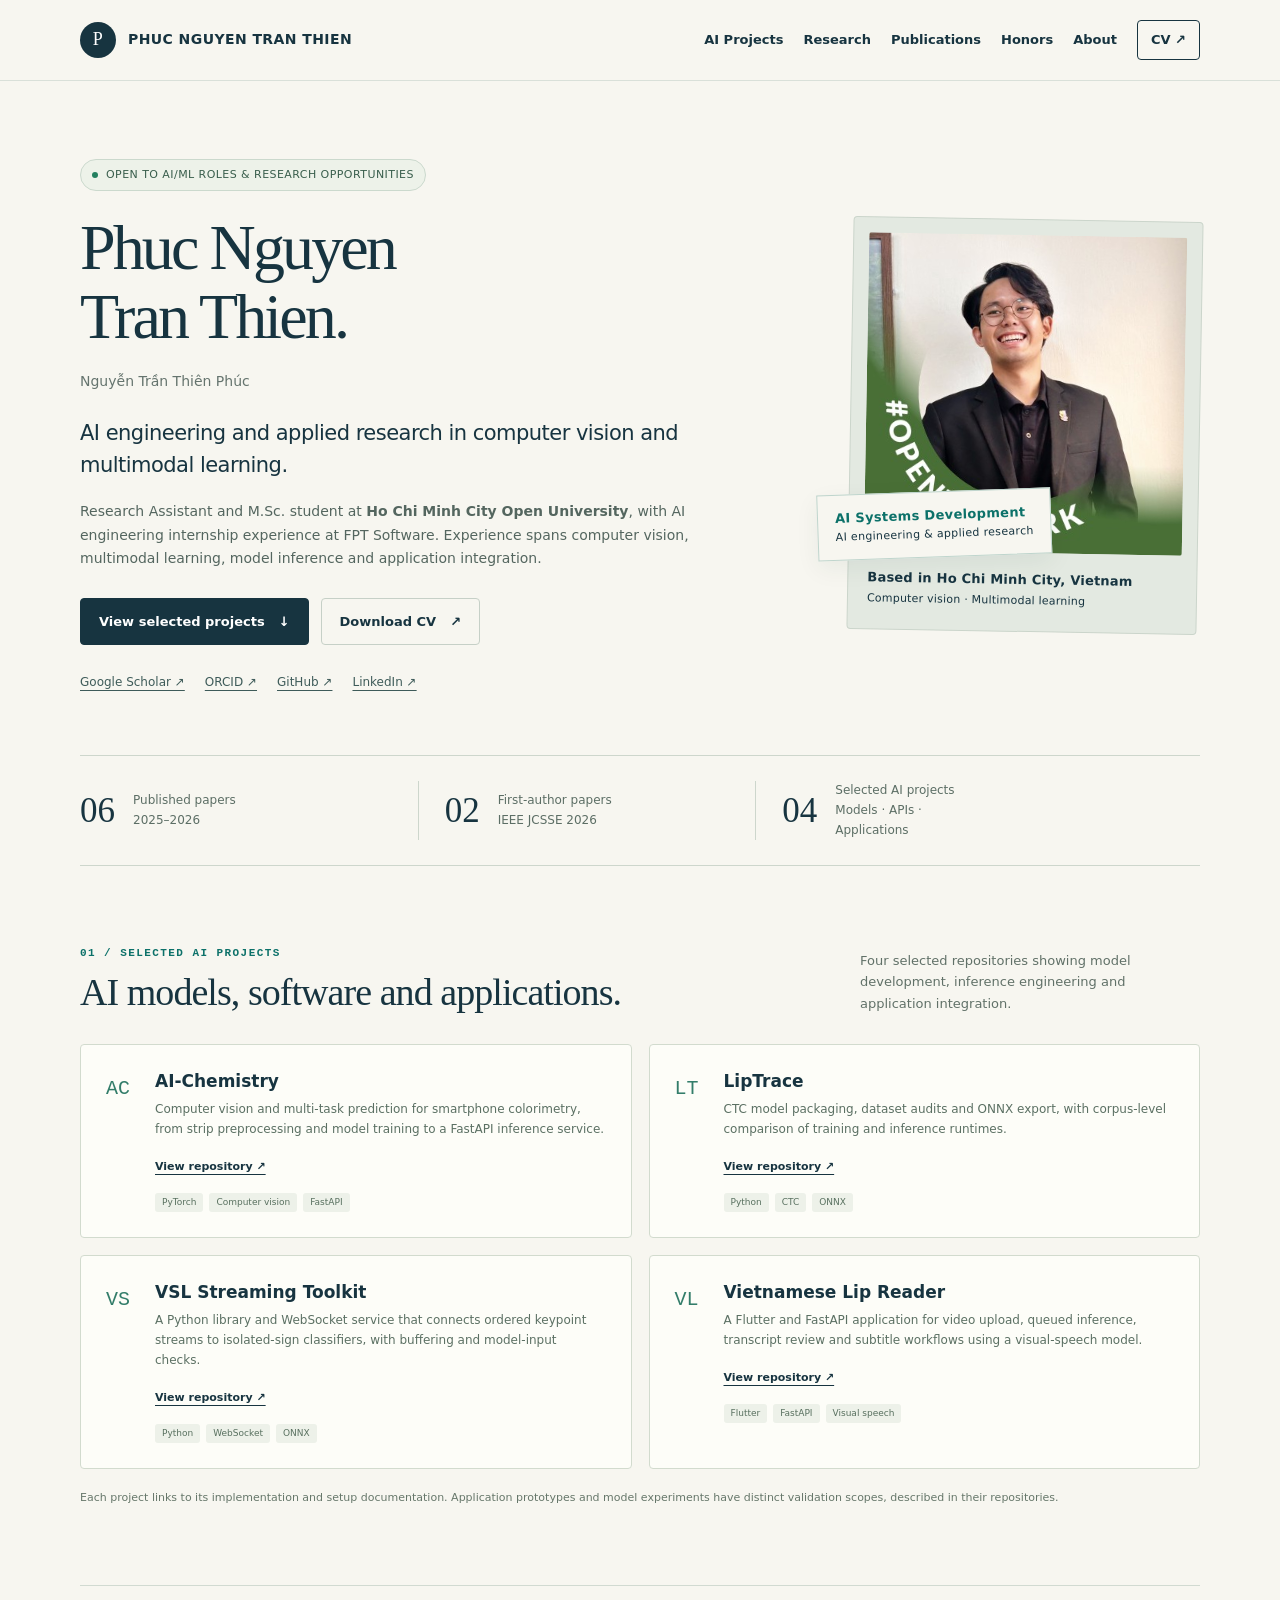
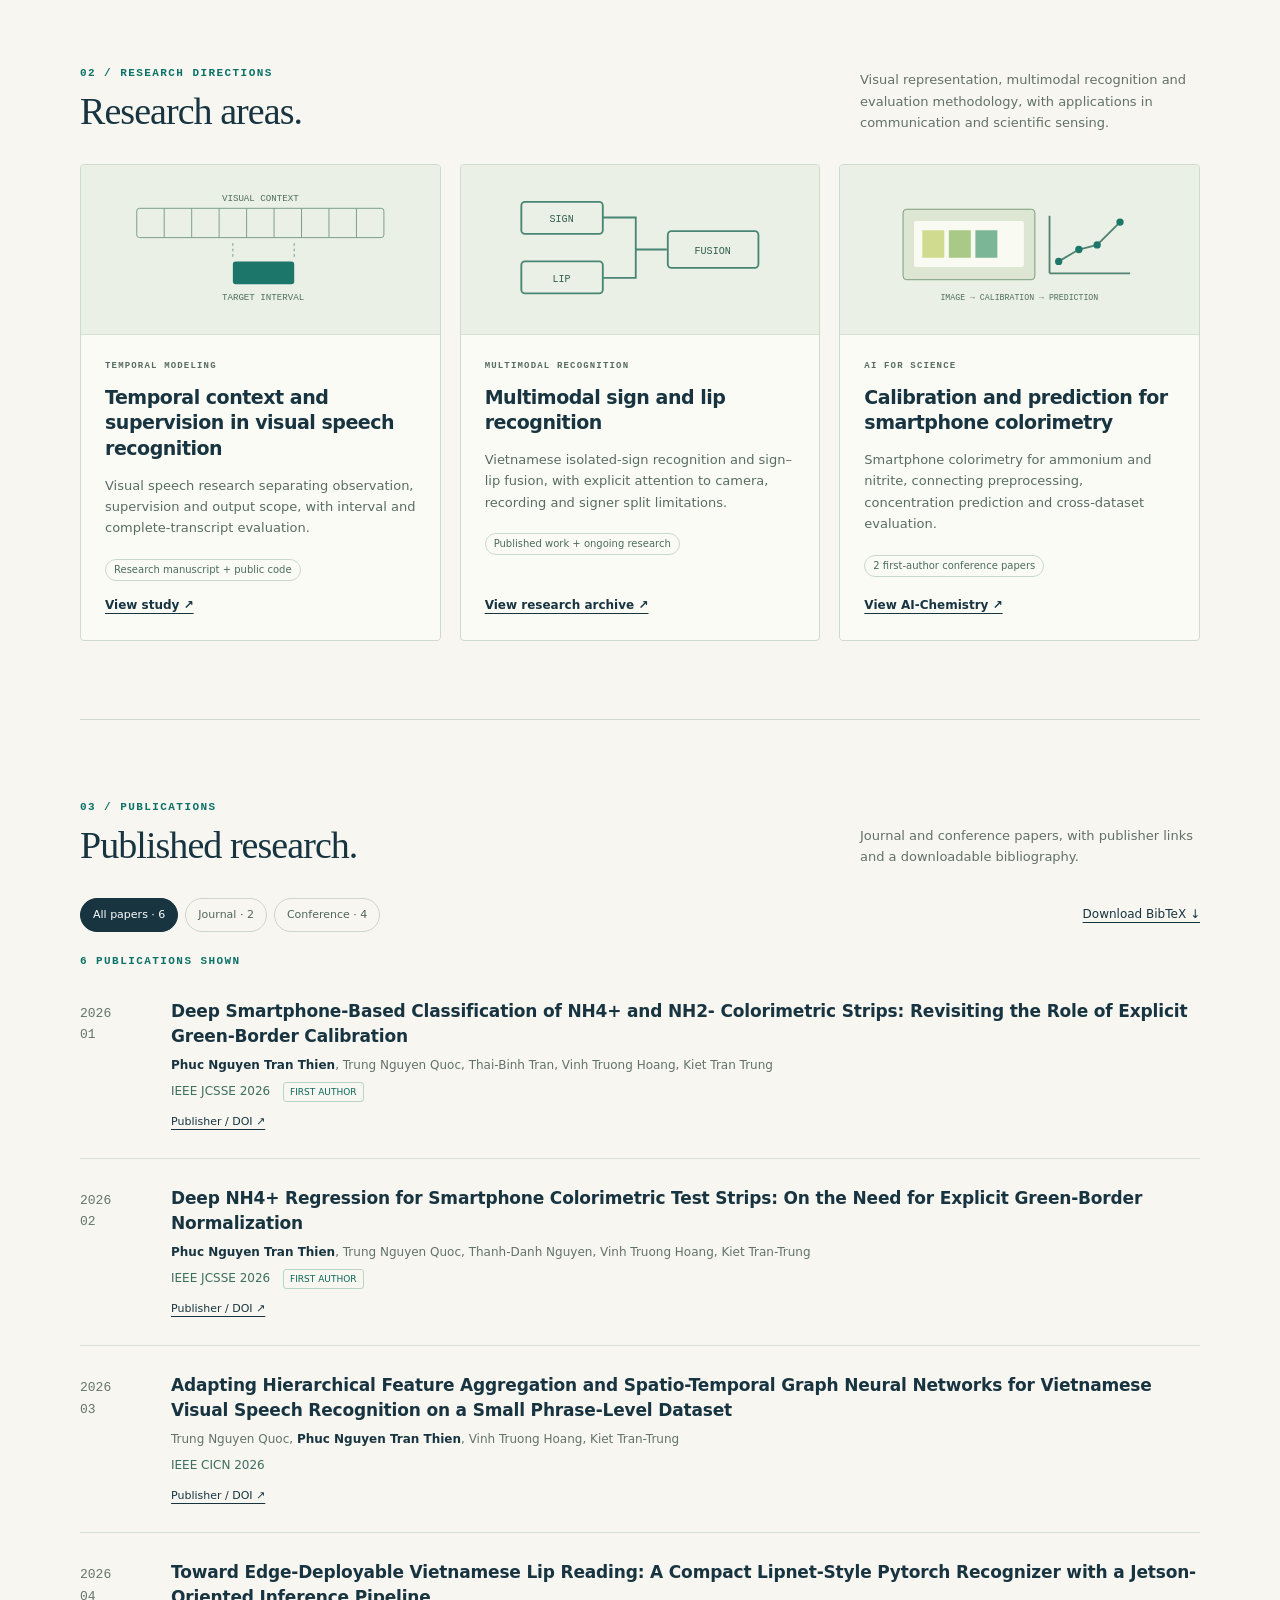
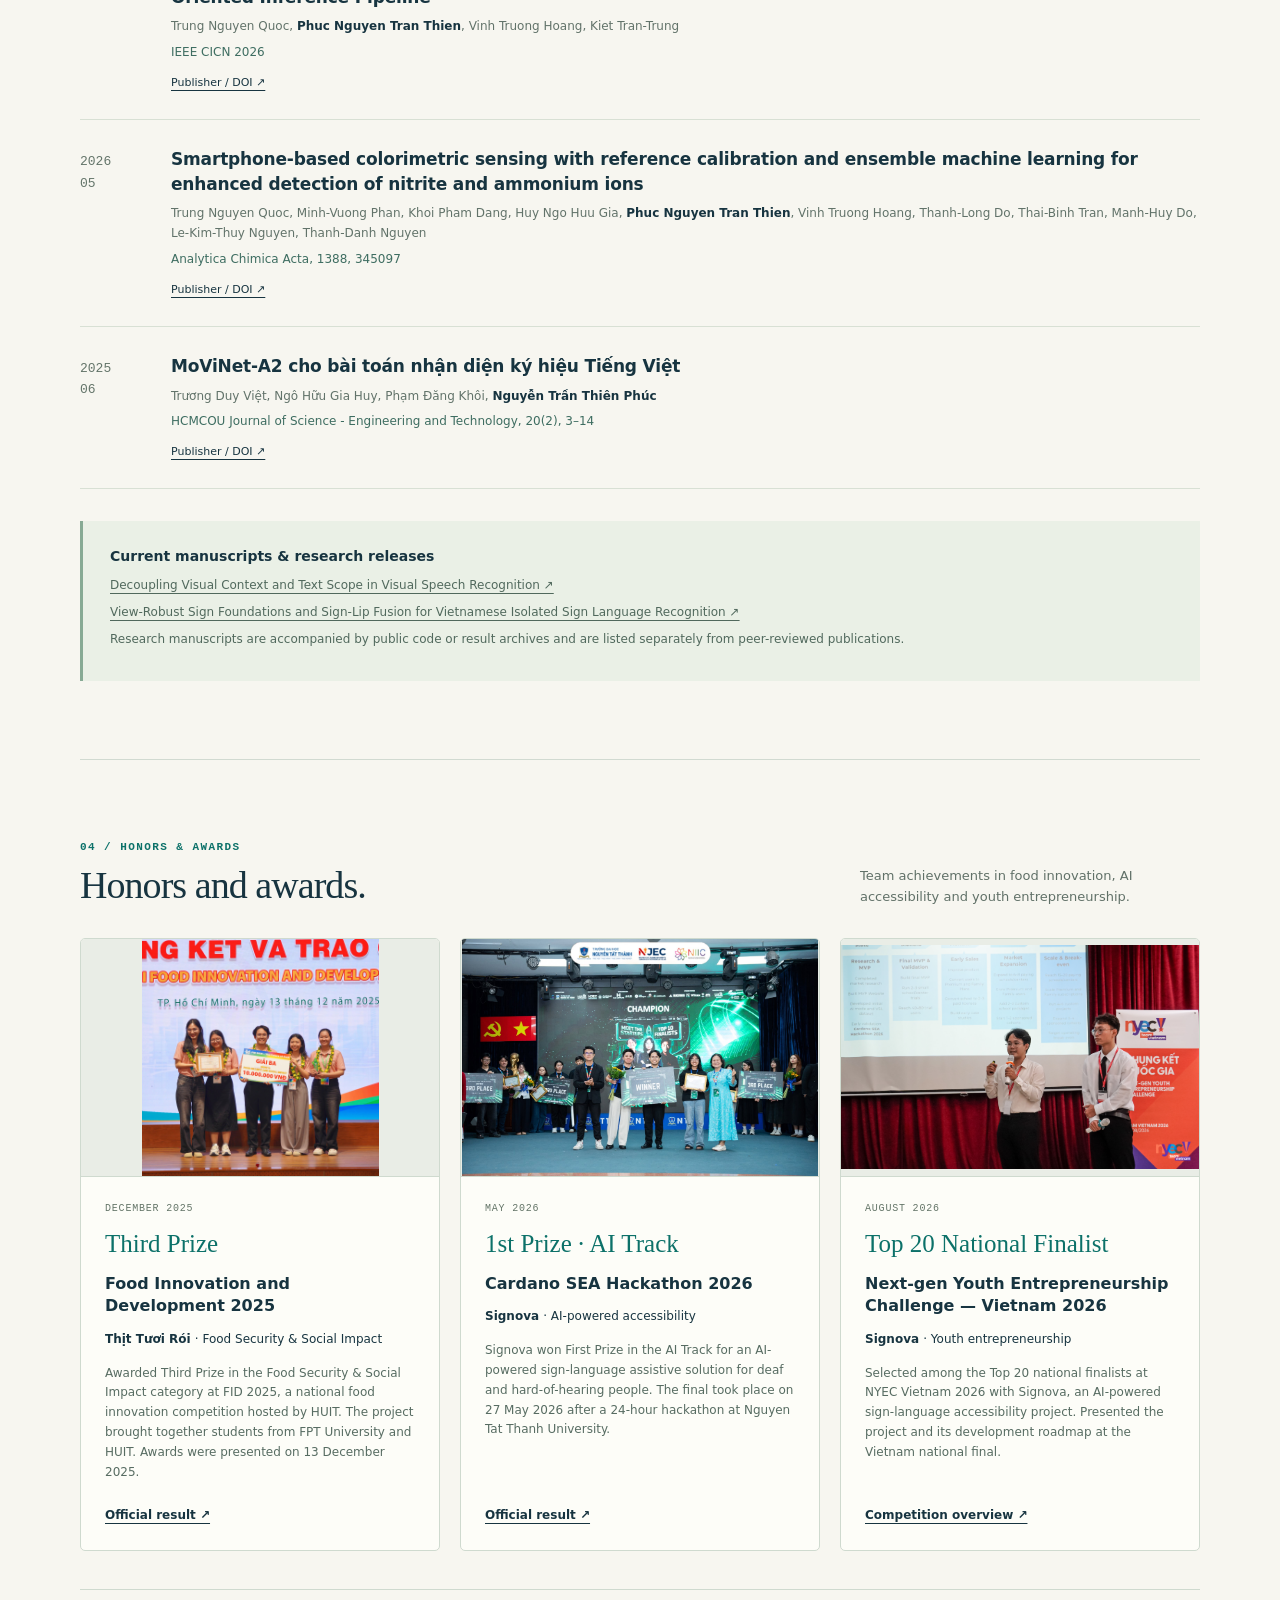
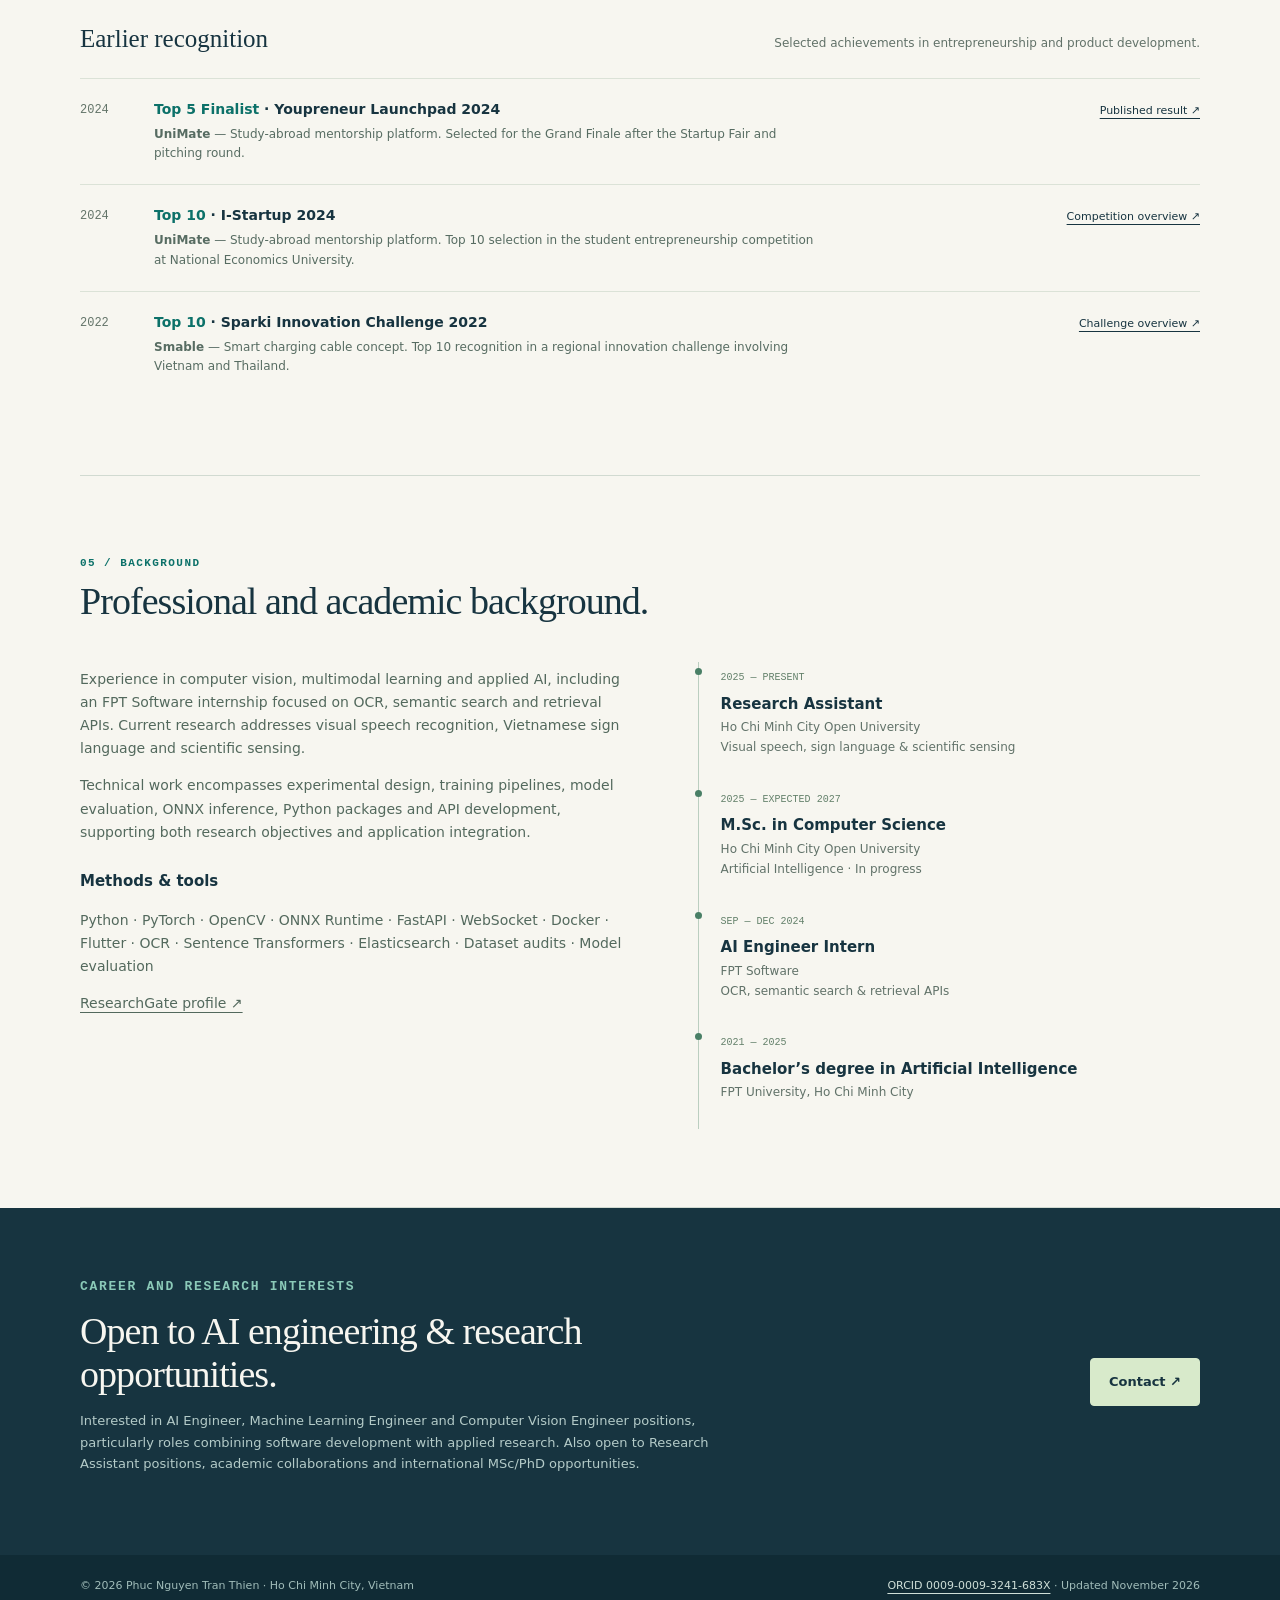
<file: index.html>
<!doctype html>
<html lang="en"><head><meta charset="utf-8"><meta name="viewport" content="width=device-width,initial-scale=1">
<title>Phuc Nguyen Tran Thien | AI Engineering & Research</title>
<meta name="description" content="Phuc Nguyen Tran Thien — AI engineering with a strong research foundation. Computer vision, multimodal learning, model inference and application APIs. Selected projects, publications and CV.">
<meta name="theme-color" content="#173440"><link rel="canonical" href="https://ntthienphuc.github.io/">
<meta property="og:type" content="website"><meta property="og:title" content="Phuc Nguyen Tran Thien | AI Engineering & Research"><meta property="og:description" content="AI engineering, computer vision and multimodal research. Explore selected AI projects, publications and experience."><meta property="og:url" content="https://ntthienphuc.github.io/"><meta property="og:image" content="https://ntthienphuc.github.io/assets/social-card.png"><meta name="twitter:card" content="summary_large_image">
<link rel="icon" href="assets/favicon.svg" type="image/svg+xml"><link rel="stylesheet" href="styles.css?v=20261104-formal"><script src="script.js" defer></script>
<script type="application/ld+json">{"@context": "https://schema.org", "@type": "Person", "name": "Phuc Nguyen Tran Thien", "alternateName": "Nguyễn Trần Thiên Phúc", "url": "https://ntthienphuc.github.io/", "jobTitle": "Research Assistant", "affiliation": {"@type": "CollegeOrUniversity", "name": "Ho Chi Minh City Open University"}, "sameAs": ["https://orcid.org/0009-0009-3241-683X", "https://scholar.google.com/citations?user=BSuBLjsAAAAJ", "https://github.com/ntthienphuc", "https://www.linkedin.com/in/thienphuc12339/"]}</script></head>
<body><a class="skip-link" href="#main">Skip to content</a>
<header class="topbar"><nav class="wrap nav" aria-label="Main navigation"><a class="wordmark" href="#main"><span class="monogram">P</span>PHUC NGUYEN TRAN THIEN</a><div class="nav-links"><a href="#software">AI Projects</a><a href="#research">Research</a><a href="#publications">Publications</a><a href="#honors">Honors</a><a href="#about">About</a><a class="cv-link" href="assets/research-cv.pdf">CV ↗</a></div></nav></header>
<main id="main"><div class="wrap"><section class="hero" aria-label="Introduction"><div><p class="availability"><span class="dot" aria-hidden="true"></span>OPEN TO AI/ML ROLES & RESEARCH OPPORTUNITIES</p><h1>Phuc Nguyen<br>Tran Thien.</h1><p class="name-vn" lang="vi">Nguyễn Trần Thiên Phúc</p><p class="intro">AI engineering and applied research in computer vision and multimodal learning.</p><p class="bio">Research Assistant and M.Sc. student at <strong>Ho Chi Minh City Open University</strong>, with AI engineering internship experience at FPT Software. Experience spans computer vision, multimodal learning, model inference and application integration.</p><div class="actions"><a class="button" href="#software">View selected projects <span aria-hidden="true">↓</span></a><a class="button secondary" href="assets/research-cv.pdf">Download CV <span aria-hidden="true">↗</span></a></div><div class="profile-links"><a href="https://scholar.google.com/citations?user=BSuBLjsAAAAJ">Google Scholar ↗</a><a href="https://orcid.org/0009-0009-3241-683X">ORCID ↗</a><a href="https://github.com/ntthienphuc">GitHub ↗</a><a href="https://www.linkedin.com/in/thienphuc12339/">LinkedIn ↗</a></div></div><div class="portrait-card"><img src="assets/portrait-linkedin.jpg" alt="Portrait of Phuc Nguyen Tran Thien" width="460" height="460"><div class="portrait-caption"><strong>Based in Ho Chi Minh City, Vietnam</strong>Computer vision · Multimodal learning</div><div class="annotation"><b>AI Systems Development</b>AI engineering & applied research</div></div></section><div class="stats" aria-label="Research overview"><div class="stat"><b>06</b><span>Published papers<br>2025–2026</span></div><div class="stat"><b>02</b><span>First-author papers<br>IEEE JCSSE 2026</span></div><div class="stat"><b>04</b><span>Selected AI projects<br>Models · APIs · Applications</span></div></div>
<section class="section" id="software"><div class="section-head"><div><p class="eyebrow">01 / Selected AI projects</p><h2>AI models, software and applications.</h2></div><p class="section-note">Four selected repositories showing model development, inference engineering and application integration.</p></div><div class="software-grid"><article class="software"><div class="software-icon">AC</div><div><h3>AI-Chemistry</h3><p>Computer vision and multi-task prediction for smartphone colorimetry, from strip preprocessing and model training to a FastAPI inference service.</p><a class="text-link" href="https://github.com/ntthienphuc/AI---Chemistry">View repository ↗</a><div class="stack"><span>PyTorch</span><span>Computer vision</span><span>FastAPI</span></div></div></article><article class="software"><div class="software-icon">LT</div><div><h3>LipTrace</h3><p>CTC model packaging, dataset audits and ONNX export, with corpus-level comparison of training and inference runtimes.</p><a class="text-link" href="https://github.com/ntthienphuc/liptrace">View repository ↗</a><div class="stack"><span>Python</span><span>CTC</span><span>ONNX</span></div></div></article><article class="software"><div class="software-icon">VS</div><div><h3>VSL Streaming Toolkit</h3><p>A Python library and WebSocket service that connects ordered keypoint streams to isolated-sign classifiers, with buffering and model-input checks.</p><a class="text-link" href="https://github.com/ntthienphuc/vsl-streaming-toolkit">View repository ↗</a><div class="stack"><span>Python</span><span>WebSocket</span><span>ONNX</span></div></div></article><article class="software"><div class="software-icon">VL</div><div><h3>Vietnamese Lip Reader</h3><p>A Flutter and FastAPI application for video upload, queued inference, transcript review and subtitle workflows using a visual-speech model.</p><a class="text-link" href="https://github.com/ntthienphuc/vietnamese-lip-reader">View repository ↗</a><div class="stack"><span>Flutter</span><span>FastAPI</span><span>Visual speech</span></div></div></article></div><p class="notice">Each project links to its implementation and setup documentation. Application prototypes and model experiments have distinct validation scopes, described in their repositories.</p></section>
<section class="section" id="research"><div class="section-head"><div><p class="eyebrow">02 / Research directions</p><h2>Research areas.</h2></div><p class="section-note">Visual representation, multimodal recognition and evaluation methodology, with applications in communication and scientific sensing.</p></div><div class="research-grid">
<article class="research-card"><div class="diagram"><svg viewBox="0 0 280 130" role="img" aria-label="Schematic of full visual context and a shorter target interval"><g fill="none" stroke="#769787" stroke-width="1"><rect x="5" y="20" width="270" height="32" rx="3"/><path d="M35 20v32m30-32v32m30-32v32m30-32v32m30-32v32m30-32v32m30-32v32m30-32v32"/><path d="M110 58v18m67-18v18" stroke-dasharray="3 3"/></g><rect x="110" y="78" width="67" height="25" rx="3" fill="#1c7669"/><text x="140" y="12" text-anchor="middle" font-size="10" fill="#506f5c" font-family="monospace">VISUAL CONTEXT</text><text x="143" y="120" text-anchor="middle" font-size="10" fill="#506f5c" font-family="monospace">TARGET INTERVAL</text></svg></div><div class="research-body"><p class="eyebrow">Temporal modeling</p><h3>Temporal context and supervision in visual speech recognition</h3><p>Visual speech research separating observation, supervision and output scope, with interval and complete-transcript evaluation.</p><span class="status-label">Research manuscript + public code</span><a class="text-link" href="https://github.com/ntthienphuc/visual-context-text-scope-vsr">View study ↗</a></div></article>
<article class="research-card"><div class="diagram"><svg viewBox="0 0 280 130" role="img" aria-label="Schematic of sign and lip streams joining a fusion model"><g fill="none" stroke="#498574" stroke-width="2"><rect x="10" y="13" width="89" height="35" rx="4"/><rect x="10" y="78" width="89" height="35" rx="4"/><path d="M99 30h36v35h34M99 96h36V65"/><rect x="170" y="45" width="99" height="40" rx="4"/></g><g font-size="11" fill="#315e4d" text-anchor="middle" font-family="monospace"><text x="54" y="35">SIGN</text><text x="54" y="100">LIP</text><text x="219" y="70">FUSION</text></g></svg></div><div class="research-body"><p class="eyebrow">Multimodal recognition</p><h3>Multimodal sign and lip recognition</h3><p>Vietnamese isolated-sign recognition and sign–lip fusion, with explicit attention to camera, recording and signer split limitations.</p><span class="status-label">Published work + ongoing research</span><a class="text-link" href="https://github.com/ntthienphuc/multimodal-sign-lip">View research archive ↗</a></div></article>
<article class="research-card"><div class="diagram"><svg viewBox="0 0 280 130" role="img" aria-label="Illustrative colorimetric strip and regression workflow"><rect x="13" y="21" width="144" height="77" rx="4" fill="#dce6d2" stroke="#739575"/><rect x="25" y="34" width="120" height="50" rx="2" fill="#f9faf2"/><rect x="34" y="44" width="24" height="30" fill="#d1db90"/><rect x="63" y="44" width="24" height="30" fill="#a9c987"/><rect x="92" y="44" width="24" height="30" fill="#7bb797"/><path d="M173 91h88m-88 0V28M183 78l22-13 20-5 25-25" fill="none" stroke="#528372" stroke-width="2"/><g fill="#1c7669"><circle cx="183" cy="78" r="4"/><circle cx="205" cy="65" r="4"/><circle cx="225" cy="60" r="4"/><circle cx="250" cy="35" r="4"/></g><text x="140" y="120" text-anchor="middle" font-size="9" fill="#506f5c" font-family="monospace">IMAGE → CALIBRATION → PREDICTION</text></svg></div><div class="research-body"><p class="eyebrow">AI for science</p><h3>Calibration and prediction for smartphone colorimetry</h3><p>Smartphone colorimetry for ammonium and nitrite, connecting preprocessing, concentration prediction and cross-dataset evaluation.</p><span class="status-label">2 first-author conference papers</span><a class="text-link" href="https://github.com/ntthienphuc/AI---Chemistry">View AI-Chemistry ↗</a></div></article>
</div></section>
<section class="section" id="publications"><div class="section-head"><div><p class="eyebrow">03 / Publications</p><h2>Published research.</h2></div><p class="section-note">Journal and conference papers, with publisher links and a downloadable bibliography.</p></div><div class="paper-tools"><div class="filters" role="group" aria-label="Filter publications"><button class="filter" data-filter="all" aria-pressed="true">All papers · 6</button><button class="filter" data-filter="journal" aria-pressed="false">Journal · 2</button><button class="filter" data-filter="conference" aria-pressed="false">Conference · 4</button></div><a class="bib-link" href="assets/publications.bib" download>Download BibTeX ↓</a></div><span id="publication-count" class="eyebrow" aria-live="polite">6 publications shown</span><article class="paper" data-kind="conference"><div class="paper-number">2026<br/>01</div><div><h3><a href="https://doi.org/10.1109/jcsse68839.2026.11597064">Deep Smartphone-Based Classification of NH4+ and NH2- Colorimetric Strips: Revisiting the Role of Explicit Green-Border Calibration</a></h3><p class="authors"><strong>Phuc Nguyen Tran Thien</strong>, Trung Nguyen Quoc, Thai-Binh Tran, Vinh Truong Hoang, Kiet Tran Trung</p><p class="venue">IEEE JCSSE 2026 <span class="paper-tag">FIRST AUTHOR</span></p><div class="paper-links"><a href="https://doi.org/10.1109/jcsse68839.2026.11597064">Publisher / DOI ↗</a></div></div></article><article class="paper" data-kind="conference"><div class="paper-number">2026<br/>02</div><div><h3><a href="https://doi.org/10.1109/jcsse68839.2026.11597039">Deep NH4+ Regression for Smartphone Colorimetric Test Strips: On the Need for Explicit Green-Border Normalization</a></h3><p class="authors"><strong>Phuc Nguyen Tran Thien</strong>, Trung Nguyen Quoc, Thanh-Danh Nguyen, Vinh Truong Hoang, Kiet Tran-Trung</p><p class="venue">IEEE JCSSE 2026 <span class="paper-tag">FIRST AUTHOR</span></p><div class="paper-links"><a href="https://doi.org/10.1109/jcsse68839.2026.11597039">Publisher / DOI ↗</a></div></div></article><article class="paper" data-kind="conference"><div class="paper-number">2026<br/>03</div><div><h3><a href="https://doi.org/10.1109/cicn70047.2026.11594397">Adapting Hierarchical Feature Aggregation and Spatio-Temporal Graph Neural Networks for Vietnamese Visual Speech Recognition on a Small Phrase-Level Dataset</a></h3><p class="authors">Trung Nguyen Quoc, <strong>Phuc Nguyen Tran Thien</strong>, Vinh Truong Hoang, Kiet Tran-Trung</p><p class="venue">IEEE CICN 2026 </p><div class="paper-links"><a href="https://doi.org/10.1109/cicn70047.2026.11594397">Publisher / DOI ↗</a></div></div></article><article class="paper" data-kind="conference"><div class="paper-number">2026<br/>04</div><div><h3><a href="https://doi.org/10.1109/cicn70047.2026.11594266">Toward Edge-Deployable Vietnamese Lip Reading: A Compact Lipnet-Style Pytorch Recognizer with a Jetson-Oriented Inference Pipeline</a></h3><p class="authors">Trung Nguyen Quoc, <strong>Phuc Nguyen Tran Thien</strong>, Vinh Truong Hoang, Kiet Tran-Trung</p><p class="venue">IEEE CICN 2026 </p><div class="paper-links"><a href="https://doi.org/10.1109/cicn70047.2026.11594266">Publisher / DOI ↗</a></div></div></article><article class="paper" data-kind="journal"><div class="paper-number">2026<br/>05</div><div><h3><a href="https://doi.org/10.1016/j.aca.2026.345097">Smartphone-based colorimetric sensing with reference calibration and ensemble machine learning for enhanced detection of nitrite and ammonium ions</a></h3><p class="authors">Trung Nguyen Quoc, Minh-Vuong Phan, Khoi Pham Dang, Huy Ngo Huu Gia, <strong>Phuc Nguyen Tran Thien</strong>, Vinh Truong Hoang, Thanh-Long Do, Thai-Binh Tran, Manh-Huy Do, Le-Kim-Thuy Nguyen, Thanh-Danh Nguyen</p><p class="venue">Analytica Chimica Acta, 1388, 345097 </p><div class="paper-links"><a href="https://doi.org/10.1016/j.aca.2026.345097">Publisher / DOI ↗</a></div></div></article><article class="paper" data-kind="journal"><div class="paper-number">2025<br/>06</div><div><h3><a href="https://doi.org/10.46223/hcmcoujs.tech.vi.20.2.4201.2025">MoViNet-A2 cho bài toán nhận diện ký hiệu Tiếng Việt</a></h3><p class="authors">Trương Duy Việt, Ngô Hữu Gia Huy, Phạm Đăng Khôi, <strong>Nguyễn Trần Thiên Phúc</strong></p><p class="venue">HCMCOU Journal of Science - Engineering and Technology, 20(2), 3–14 </p><div class="paper-links"><a href="https://doi.org/10.46223/hcmcoujs.tech.vi.20.2.4201.2025">Publisher / DOI ↗</a></div></div></article>
<div class="in-progress"><h3>Current manuscripts & research releases</h3><p><a href="https://github.com/ntthienphuc/visual-context-text-scope-vsr">Decoupling Visual Context and Text Scope in Visual Speech Recognition ↗</a></p><p><a href="https://github.com/ntthienphuc/multimodal-sign-lip">View-Robust Sign Foundations and Sign-Lip Fusion for Vietnamese Isolated Sign Language Recognition ↗</a></p><p>Research manuscripts are accompanied by public code or result archives and are listed separately from peer-reviewed publications.</p></div></section>

<section class="section" id="honors"><div class="section-head"><div><p class="eyebrow">04 / Honors &amp; Awards</p><h2>Honors and awards.</h2></div><p class="section-note">Team achievements in food innovation, AI accessibility and youth entrepreneurship.</p></div><div class="awards-grid"><article class="award-card" id="fid-2025"><a class="award-photo" href="assets/awards/fid-2025.jpg" aria-label="View full photograph: Food Innovation and Development 2025"><img src="assets/awards/fid-2025.jpg" width="2048" height="2048" alt="Thịt Tươi Rói team receiving Third Prize in the Food Security and Social Impact category at FID 2025." loading="lazy"></a><div class="award-body"><p class="award-date">December 2025</p><p class="award-rank">Third Prize</p><h3>Food Innovation and Development 2025</h3><p class="award-project">Thịt Tươi Rói <span>· Food Security &amp; Social Impact</span></p><p class="award-description">Awarded Third Prize in the Food Security &amp; Social Impact category at FID 2025, a national food innovation competition hosted by HUIT. The project brought together students from FPT University and HUIT. Awards were presented on 13 December 2025.</p><a class="text-link" href="https://ts.huit.edu.vn/thong-bao/fid-2025-khep-lai-voi-300-trieu-dong-giai-thuong-ton-vinh-su-sang-tao-trong-linh-vuc-thuc-pham">Official result ↗</a></div></article><article class="award-card" id="cardano-2026"><a class="award-photo" href="assets/awards/cardano-2026.jpg" aria-label="View full photograph: Cardano SEA Hackathon 2026"><img src="assets/awards/cardano-2026.jpg" width="2048" height="1366" alt="Signova receiving the First Prize award in the AI Track at Cardano SEA Hackathon 2026." loading="lazy"></a><div class="award-body"><p class="award-date">May 2026</p><p class="award-rank">1st Prize · AI Track</p><h3>Cardano SEA Hackathon 2026</h3><p class="award-project">Signova <span>· AI-powered accessibility</span></p><p class="award-description">Signova won First Prize in the AI Track for an AI-powered sign-language assistive solution for deaf and hard-of-hearing people. The final took place on 27 May 2026 after a 24-hour hackathon at Nguyen Tat Thanh University.</p><a class="text-link" href="https://ntt.edu.vn/hon-500-y-tuong-24-gio-hackathon-va-cuoc-tim-kiem-nhung-nha-kien-tao-cong-nghe-tre/">Official result ↗</a></div></article><article class="award-card" id="nyec-2026"><a class="award-photo" href="assets/awards/nyec-2026.jpg" aria-label="View full photograph: Next-gen Youth Entrepreneurship Challenge — Vietnam 2026"><img src="assets/awards/nyec-2026.jpg" width="3735" height="2334" alt="Signova presentation at the NYEC Vietnam 2026 national final." loading="lazy"></a><div class="award-body"><p class="award-date">August 2026</p><p class="award-rank">Top 20 National Finalist</p><h3>Next-gen Youth Entrepreneurship Challenge — Vietnam 2026</h3><p class="award-project">Signova <span>· Youth entrepreneurship</span></p><p class="award-description">Selected among the Top 20 national finalists at NYEC Vietnam 2026 with Signova, an AI-powered sign-language accessibility project. Presented the project and its development roadmap at the Vietnam national final.</p><a class="text-link" href="https://www.theglobalcitizeneducation.com/vn/event/nyec-vietnam-2026">Competition overview ↗</a></div></article></div><div class="earlier-honors" id="earlier-honors"><div class="earlier-honors-head"><h3>Earlier recognition</h3><p>Selected achievements in entrepreneurship and product development.</p></div><ol class="earlier-awards-list"><li class="earlier-award"><div class="earlier-award-year">2024</div><div class="earlier-award-copy"><h4>Top 5 Finalist <span>· Youpreneur Launchpad 2024</span></h4><p><strong>UniMate</strong> — Study-abroad mentorship platform. Selected for the Grand Finale after the Startup Fair and pitching round.</p></div><a href="https://khoinghiepvietnam.org/tin-tuc-su-kien/youpreneur-launchpad-2024-dam-me-khoi-nghiep-va-su-menh-xay-dung-thanh-pho-thong-minh-tai-dai-hoc-ngoai-thuong-ftu.html" class="earlier-award-source">Published result ↗</a></li><li class="earlier-award"><div class="earlier-award-year">2024</div><div class="earlier-award-copy"><h4>Top 10 <span>· I-Startup 2024</span></h4><p><strong>UniMate</strong> — Study-abroad mentorship platform. Top 10 selection in the student entrepreneurship competition at National Economics University.</p></div><a href="https://advertisingvietnam.com/article/i-startup-connect-day-2024-man-so-tai-hap-dan-cua-top-10-doi-thi-voi-10-du-an-xuat-sac-nhat-cuoc-thi-khoi-nghiep-i-startup-2024-p24352" class="earlier-award-source">Competition overview ↗</a></li><li class="earlier-award"><div class="earlier-award-year">2022</div><div class="earlier-award-copy"><h4>Top 10 <span>· Sparki Innovation Challenge 2022</span></h4><p><strong>Smable</strong> — Smart charging cable concept. Top 10 recognition in a regional innovation challenge involving Vietnam and Thailand.</p></div><a href="https://www.ruderfinnera.com/work/wildcats-sparki-innovation-challenge/" class="earlier-award-source">Challenge overview ↗</a></li></ol></div></section>
<section class="section" id="about"><div class="section-head"><div><p class="eyebrow">05 / Background</p><h2>Professional and academic background.</h2></div></div><div class="about-grid"><div class="about-copy"><p>Experience in computer vision, multimodal learning and applied AI, including an FPT Software internship focused on OCR, semantic search and retrieval APIs. Current research addresses visual speech recognition, Vietnamese sign language and scientific sensing.</p><p>Technical work encompasses experimental design, training pipelines, model evaluation, ONNX inference, Python packages and API development, supporting both research objectives and application integration.</p><h3>Methods & tools</h3><p>Python · PyTorch · OpenCV · ONNX Runtime · FastAPI · WebSocket · Docker · Flutter · OCR · Sentence Transformers · Elasticsearch · Dataset audits · Model evaluation</p><p><a href="https://www.researchgate.net/profile/Phuc-Nguyen-Tran-Thien">ResearchGate profile ↗</a></p></div><div class="timeline"><div class="timeline-item"><time>2025 — PRESENT</time><h3>Research Assistant</h3><p>Ho Chi Minh City Open University<br>Visual speech, sign language & scientific sensing</p></div><div class="timeline-item"><time>2025 — EXPECTED 2027</time><h3>M.Sc. in Computer Science</h3><p>Ho Chi Minh City Open University<br>Artificial Intelligence · In progress</p></div><div class="timeline-item"><time>SEP — DEC 2024</time><h3>AI Engineer Intern</h3><p>FPT Software<br>OCR, semantic search & retrieval APIs</p></div><div class="timeline-item"><time>2021 — 2025</time><h3>Bachelor’s degree in Artificial Intelligence</h3><p>FPT University, Ho Chi Minh City</p></div></div></div></section></div>
<section class="contact" id="contact"><div class="wrap"><div><p class="eyebrow">Career and research interests</p><h2>Open to AI engineering & research opportunities.</h2><p>Interested in AI Engineer, Machine Learning Engineer and Computer Vision Engineer positions, particularly roles combining software development with applied research. Also open to Research Assistant positions, academic collaborations and international MSc/PhD opportunities.</p></div><a class="button" href="mailto:phucntt.258i@ou.edu.vn">Contact ↗</a></div></section></main>
<footer class="footer"><div class="wrap"><span>© 2026 Phuc Nguyen Tran Thien · Ho Chi Minh City, Vietnam</span><span><a href="https://orcid.org/0009-0009-3241-683X">ORCID 0009-0009-3241-683X</a> · Updated November 2026</span></div></footer></body></html>
</file>
<file: styles.css>
@font-face{font-family:systemfallback;src:local('Arial')}*{box-sizing:border-box}html{scroll-behavior:smooth;scroll-padding-top:95px}body{margin:0;background:#f7f6f0;color:#173440;font-family:Inter,system-ui,-apple-system,'Segoe UI',sans-serif;font-size:16px;line-height:1.65}a{color:inherit;text-underline-offset:4px}button,a{-webkit-tap-highlight-color:transparent}a:hover{color:#08766e}button:focus-visible,a:focus-visible,summary:focus-visible{outline:3px solid #11887e;outline-offset:5px}.skip-link{position:absolute;left:18px;top:-60px;background:#102c3a;color:white;padding:12px;z-index:9}.skip-link:focus{top:12px}.wrap{width:min(1120px,calc(100% - 72px));margin:auto}.topbar{position:sticky;top:0;background:rgba(247,246,240,.97);backdrop-filter:blur(14px);z-index:5;border-bottom:1px solid #d9e0d9}.nav{height:80px;display:flex;align-items:center;justify-content:space-between;gap:22px}.wordmark{text-decoration:none;display:flex;align-items:center;gap:12px;font-size:14px;font-weight:650;letter-spacing:.03em}.monogram{width:36px;height:36px;border-radius:50%;display:grid;place-items:center;background:#173440;color:#fff;font-family:Georgia,serif;font-size:18px;font-weight:400}.nav-links{display:flex;align-items:center;gap:26px;font-size:13px;font-weight:600}.nav-links a{text-decoration:none}.nav-links .cv-link{border:1px solid #173440;padding:8px 13px;border-radius:4px}.hero{display:grid;grid-template-columns:minmax(0,1.65fr) minmax(260px,1fr);gap:70px;padding:78px 0 62px;align-items:center}.eyebrow{font-family:ui-monospace,SFMono-Regular,Consolas,monospace;font-size:11px;letter-spacing:.13em;text-transform:uppercase;color:#0c7169;font-weight:600;margin:0 0 20px}.availability{display:inline-flex;align-items:center;gap:8px;border:1px solid #cbd9cd;background:#edf2e9;color:#395e4c;padding:6px 11px;border-radius:30px;font-size:11px;letter-spacing:.04em;margin:0 0 22px}.dot{width:6px;height:6px;border-radius:50%;background:#24805f}h1{font-family:Georgia,'Times New Roman',serif;font-size:clamp(42px,5vw,66px);font-weight:400;line-height:1.08;letter-spacing:-.045em;margin:0 0 19px}.name-vn{font-size:14px;color:#65746e;margin:0 0 25px}.intro{font-size:21px;line-height:1.5;letter-spacing:-.025em;max-width:610px;margin:0 0 19px}.bio{color:#54665f;font-size:14px;max-width:610px}.actions{display:flex;gap:12px;flex-wrap:wrap;margin:28px 0}.button{display:inline-flex;align-items:center;justify-content:center;gap:14px;border:1px solid #173440;background:#173440;color:white;text-decoration:none;font-size:13px;font-weight:600;padding:12px 18px;border-radius:4px;cursor:pointer}.button:hover{background:#24505a;color:white}.button.secondary{color:#173440;background:transparent;border-color:#c6d0c7}.button.secondary:hover{background:#e9eee5}.profile-links{display:flex;flex-wrap:wrap;gap:8px 20px;font-size:12px;color:#3e5b59}.portrait-card{position:relative;background:#e3e9e1;border:1px solid #cbd5cb;padding:15px;border-radius:4px;transform:rotate(1deg);max-width:350px;margin-left:auto}.portrait-card img{display:block;width:100%;aspect-ratio:1/1;object-fit:cover;filter:grayscale(10%);border-radius:2px}.portrait-caption{padding:15px 4px 5px;font-size:11px;line-height:1.8;letter-spacing:.02em}.portrait-caption strong{display:block;font-size:13px;color:#173440}.annotation{position:absolute;left:-32px;bottom:73px;border:1px solid #bfd5cd;background:#f7f6f0;padding:12px 17px;box-shadow:0 8px 25px #153b2810;transform:rotate(-3deg);font-size:11px;letter-spacing:.03em}.annotation b{display:block;color:#0c7169;font-size:13px}.stats{display:grid;grid-template-columns:1fr 1fr 1.4fr;border-top:1px solid #cdd6cc;border-bottom:1px solid #cdd6cc;padding:25px 0;gap:20px}.stat{padding-left:26px;border-left:1px solid #cdd6cc;display:flex;align-items:center;gap:18px}.stat:first-child{border:0;padding-left:0}.stat b{font-family:Georgia,serif;font-weight:400;font-size:35px;color:#173440}.stat span{font-size:12px;color:#5c6e65;max-width:160px}.section{padding:78px 0;border-bottom:1px solid #d1dad1}.section-head{display:flex;justify-content:space-between;align-items:end;gap:30px;margin-bottom:30px}.section-head .eyebrow{margin-bottom:8px}h2{font-family:Georgia,serif;font-size:38px;font-weight:400;line-height:1.15;letter-spacing:-.025em;margin:0}.section-note{max-width:340px;font-size:13px;color:#617168;margin:0}.research-grid{display:grid;grid-template-columns:repeat(3,1fr);gap:19px}.research-card{border:1px solid #cfdacf;border-radius:4px;overflow:hidden;background:#fbfbf6;display:flex;flex-direction:column}.diagram{height:170px;background:#eaf0e5;display:flex;align-items:center;justify-content:center;border-bottom:1px solid #d6dfd3;padding:25px}.diagram svg{width:100%;height:100%;overflow:visible}.research-body{padding:24px;display:flex;flex-direction:column;flex:1}.research-body .eyebrow{font-size:9px;margin-bottom:11px}.research-body h3{font-size:19px;line-height:1.35;letter-spacing:-.025em;margin:0 0 13px}.research-body p{font-size:13px;color:#576c62;margin:0 0 20px}.text-link{margin-top:auto;font-size:12px;font-weight:650}.status-label{display:inline-block;font-size:10px;border:1px solid #c9d8cd;border-radius:20px;padding:3px 8px;line-height:1.4;color:#4a6b5d;margin-bottom:15px;align-self:flex-start}.paper-tools{display:flex;align-items:center;justify-content:space-between;gap:15px;margin:10px 0 14px}.filters{display:flex;flex-wrap:wrap;gap:7px}.filter{font:inherit;font-size:11px;padding:7px 12px;border:1px solid #ccd6cb;border-radius:30px;color:#50665b;background:transparent;cursor:pointer}.filter[aria-pressed=true]{background:#173440;color:#fff;border-color:#173440}.bib-link{font-size:12px;white-space:nowrap}.paper{display:grid;grid-template-columns:70px 1fr;gap:21px;padding:27px 0;border-bottom:1px solid #d8e0d4}.paper[hidden]{display:none}.paper:last-child{border-bottom:0}.paper-number{font-family:ui-monospace,Consolas,monospace;font-size:13px;color:#637469;padding-top:4px}.paper h3{font-size:17px;line-height:1.45;font-weight:600;margin:0 0 8px;letter-spacing:-.01em}.paper h3 a{text-decoration:none}.authors{font-size:12px;color:#62736a;margin:0 0 6px}.authors strong{font-weight:650;color:#173440}.venue{font-size:12px;color:#3e6d61;margin:0}.paper-tag{font-size:9px;line-height:1;border:1px solid #b7d5c5;color:#0b685b;padding:4px 6px;border-radius:3px;margin-left:9px;white-space:nowrap}.paper-links{display:flex;gap:16px;margin-top:11px;font-size:11px}.in-progress{padding:24px 27px;background:#eaf0e6;border-left:3px solid #87aa94;margin-top:32px}.in-progress h3{margin:0 0 8px;font-size:14px}.in-progress p{font-size:12px;color:#51695d;margin:7px 0}.software-grid{display:grid;grid-template-columns:1fr 1fr;gap:17px}.software{background:#fdfdf8;border:1px solid #d2dbce;padding:25px;border-radius:4px;display:grid;grid-template-columns:35px 1fr;gap:14px}.software-icon{color:#337d6a;font-family:ui-monospace,Consolas,monospace;font-size:20px;margin-top:2px}.software h3{font-size:17px;margin:0 0 8px;line-height:1.3}.software p{font-size:12px;color:#5b7063;margin:0 0 12px}.software .text-link{font-size:11px}.stack{display:flex;gap:6px;flex-wrap:wrap;margin:15px 0 0}.stack span{font-size:9px;background:#edf1e9;color:#58705f;padding:2px 7px;border-radius:3px}.about-grid{display:grid;grid-template-columns:1.1fr 1fr;gap:65px}.about-copy p{font-size:14px;color:#53695d}.about-copy h3{font-size:15px;margin-top:25px}.timeline{margin-top:8px}.timeline-item{border-left:1px solid #bbcec0;position:relative;padding:0 0 26px 22px}.timeline-item:before{content:'';position:absolute;left:-4px;top:6px;background:#497f66;width:7px;height:7px;border-radius:50%}.timeline time{font-size:10px;color:#64816b;font-family:ui-monospace,Consolas,monospace}.timeline h3{font-size:15px;margin:3px 0 2px}.timeline p{font-size:12px;color:#617269;margin:0}.contact{padding:68px 0;background:#173440;color:#f7f6f0}.contact .wrap{display:flex;justify-content:space-between;align-items:center;gap:30px}.contact .eyebrow{color:#8bcab8;margin-bottom:12px}.contact h2{font-size:38px;max-width:580px}.contact p{font-size:13px;color:#b4cbc8;max-width:630px}.contact .button{background:#d8eacb;color:#173440;border-color:#d8eacb;white-space:nowrap}.footer{background:#102b35;color:#a0bcb9;font-size:11px;padding:22px 0}.footer .wrap{display:flex;justify-content:space-between;gap:20px}.footer a{color:#cfdfd8}.empty-msg{font-size:14px;color:#526b5c}.notice{font-size:11px;color:#66776a;margin:20px 0 0}::selection{background:#c5dfc9;color:#173440}@media(max-width:900px){.wrap{width:calc(100% - 44px)}.hero{gap:35px;padding-top:50px}.nav-links{gap:17px}.research-grid{grid-template-columns:1fr}.research-card{display:grid;grid-template-columns:230px 1fr}.diagram{height:100%;min-height:210px;border-bottom:0;border-right:1px solid #d6dfd3}.stats{grid-template-columns:1fr 1fr 1fr}.stat{gap:10px;padding-left:18px}.stat b{font-size:29px}.about-grid{gap:35px}.contact .wrap{display:block}.contact .button{margin-top:15px}}@media(max-width:640px){.wrap{width:calc(100% - 36px)}.nav{height:auto;min-height:73px;align-items:flex-start;flex-direction:column;gap:12px;padding:15px 0}.wordmark{font-size:12px}.monogram{height:27px;width:27px;font-size:15px}.nav-links{justify-content:space-between;gap:13px;width:100%;font-size:10px}.nav-links .cv-link{padding:5px 8px}.hero{display:flex;flex-direction:column;gap:33px;padding:38px 0 42px;align-items:stretch}.hero h1{font-size:49px;max-width:380px}.hero .intro{font-size:20px}.hero .bio{font-size:13px}.availability{font-size:10px;margin-bottom:20px}.portrait-card{margin:0 10px 0 auto;width:205px;transform:rotate(2deg)}.portrait-caption{font-size:9px;padding:9px 0 0}.portrait-caption strong{font-size:11px}.annotation{left:-130px;bottom:68px;padding:11px;font-size:9px;max-width:170px}.annotation b{font-size:11px}.stats{gap:12px;padding:21px 0}.stat{display:block;padding-left:12px}.stat b{display:block;font-size:29px}.stat span{display:block;font-size:10px;line-height:1.5}.section{padding:48px 0}.section-head{display:block;margin-bottom:25px}h2{font-size:33px}.section-note{margin-top:15px;font-size:12px}.research-card{display:flex}.diagram{height:155px;min-height:0;border-right:0;border-bottom:1px solid #d6dfd3}.research-body{padding:22px}.research-body h3{font-size:19px}.paper-tools{align-items:start;flex-direction:column}.paper{grid-template-columns:36px 1fr;gap:10px;padding:24px 0}.paper-number{font-size:10px}.paper h3{font-size:15px}.authors,.venue{font-size:11px}.paper-tag{display:inline-block;margin:7px 0 0}.in-progress{padding:19px}.software-grid{grid-template-columns:1fr}.software{padding:21px}.about-grid{grid-template-columns:1fr;gap:25px}.contact{padding:46px 0}.contact h2{font-size:32px}.footer .wrap{flex-direction:column;gap:6px}html{scroll-padding-top:130px}}@media(prefers-reduced-motion:reduce){html{scroll-behavior:auto}*{animation:none!important;transition:none!important}}@media print{.topbar,.filters,.contact,.footer,.portrait-card,.actions{display:none}.wrap{width:100%}.hero{display:block;padding:0}.section{padding:20px 0}.research-grid,.software-grid{display:block}.research-card,.software,.paper{break-inside:avoid;margin-bottom:15px}body{background:#fff;font-size:10pt}.diagram{display:none}.paper[hidden]{display:grid}.section-head{display:block}a{text-decoration:none}}

.portrait-card img{height:auto;aspect-ratio:1/1;object-fit:cover;object-position:center 35%}

/* Honors and awards */
.awards-grid{display:grid;grid-template-columns:repeat(3,minmax(0,1fr));gap:20px}.award-card{background:#fdfdf8;border:1px solid #cfdacf;border-radius:5px;overflow:hidden;display:flex;flex-direction:column}.award-photo{display:flex;align-items:center;justify-content:center;height:238px;background:#e9ede6;border-bottom:1px solid #cfdacf}.award-photo img{display:block;max-width:100%;width:100%;height:100%;object-fit:contain}.award-body{padding:24px;display:flex;flex-direction:column;flex:1}.award-date{margin:0 0 12px;font-family:ui-monospace,Consolas,monospace;font-size:10px;text-transform:uppercase;letter-spacing:.08em;color:#647568}.award-rank{font-family:Georgia,serif;font-size:25px;line-height:1.2;margin:0 0 14px;color:#0c7169}.award-body h3{font-size:16px;line-height:1.4;margin:0 0 12px}.award-project{font-size:12px;font-weight:650;margin:0 0 14px}.award-project span{font-weight:400}.award-description{font-size:12px;color:#576c62;margin:0 0 24px}.award-body .text-link{align-self:flex-start}.nav-links{gap:20px}@media(max-width:1000px){.nav-links{gap:13px}.wordmark{font-size:12px}.awards-grid{grid-template-columns:1fr}.award-card{display:grid;grid-template-columns:40% 1fr}.award-photo{height:100%;min-height:260px;border-bottom:0;border-right:1px solid #cfdacf}}@media(max-width:640px){.nav-links{gap:9px;font-size:9px}.award-card{display:flex}.award-photo{height:auto;min-height:0;aspect-ratio:4/3;border-right:0;border-bottom:1px solid #cfdacf}.award-body{padding:22px}.award-rank{font-size:25px}}@media print{.award-card{break-inside:avoid}.award-photo{height:180px}.awards-grid{display:block}.award-card{margin-bottom:15px}}

/* Earlier recognition */
.earlier-honors{margin-top:38px;border-top:1px solid #cfdacf;padding-top:28px}.earlier-honors-head{display:flex;align-items:baseline;justify-content:space-between;gap:20px;margin-bottom:18px}.earlier-honors h3{font-family:Georgia,serif;font-size:25px;font-weight:400;margin:0}.earlier-honors-head p{font-size:12px;color:#617168;margin:0}.earlier-awards-list{list-style:none;padding:0;margin:0}.earlier-award{display:grid;grid-template-columns:54px minmax(0,1fr) auto;align-items:start;gap:20px;padding:20px 0;border-top:1px solid #dbe2d7}.earlier-award-year{font-family:ui-monospace,Consolas,monospace;font-size:12px;color:#637469;padding-top:2px}.earlier-award-copy h4{font-size:14px;line-height:1.5;color:#0c7169;margin:0 0 5px}.earlier-award-copy h4 span{color:#173440;font-weight:600}.earlier-award-copy p{font-size:12px;color:#576c62;margin:0;max-width:670px}.earlier-award-source{font-size:11px;white-space:nowrap;margin-top:3px}@media(max-width:640px){.earlier-honors-head{display:block}.earlier-honors-head p{margin-top:8px}.earlier-award{grid-template-columns:40px minmax(0,1fr);gap:8px 12px}.earlier-award-source{grid-column:2;justify-self:start}.earlier-award-copy h4{font-size:13px}}
</file>
